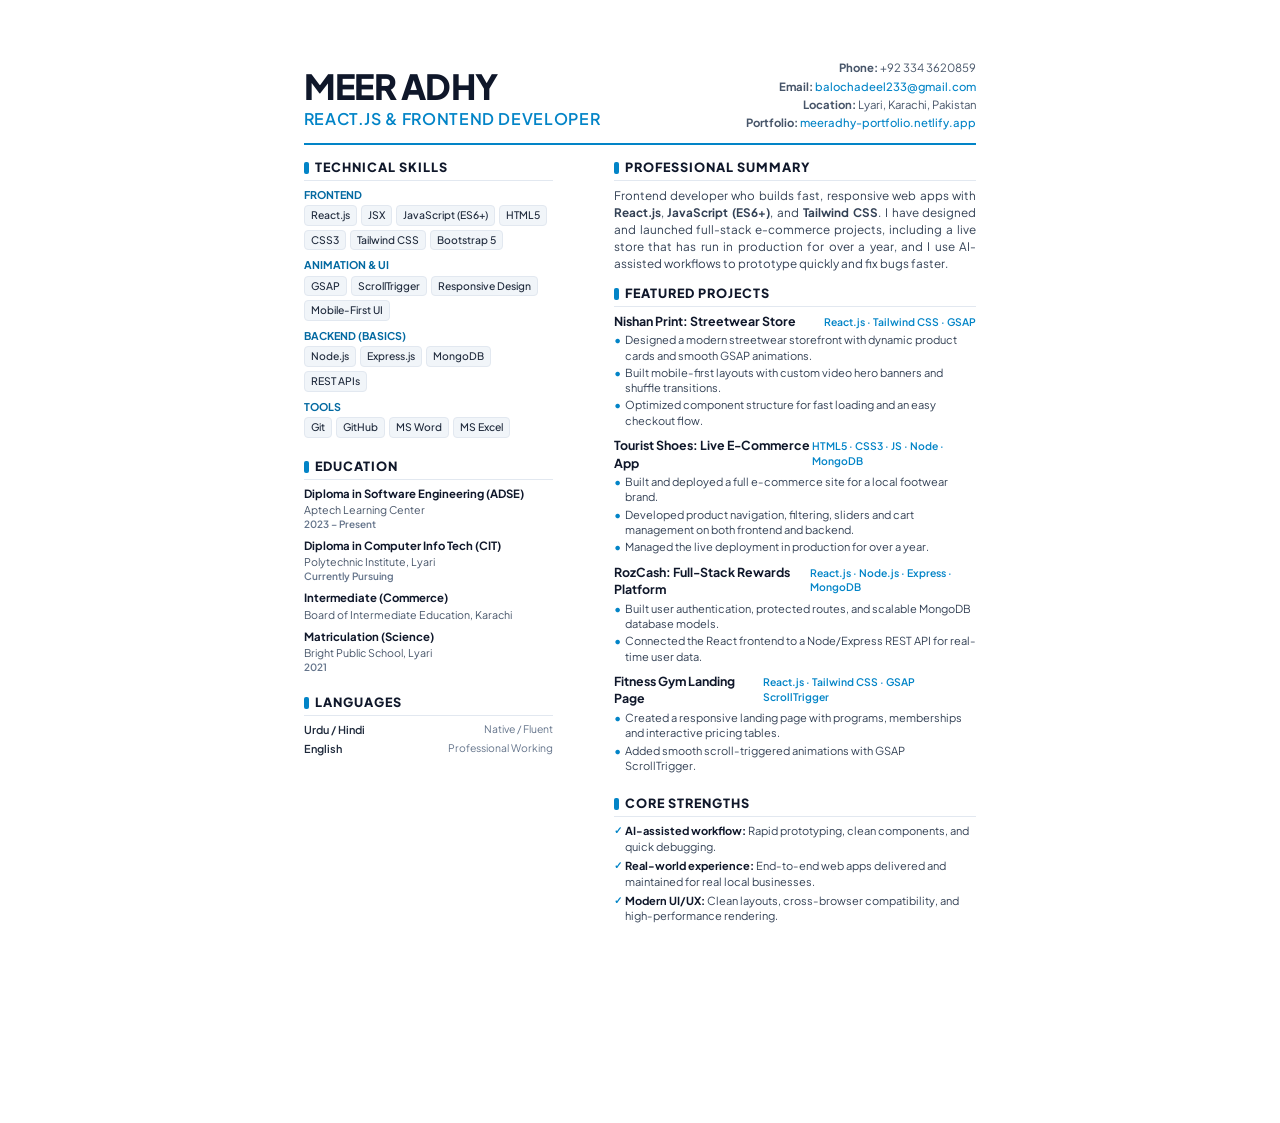
<file: resume_source.html>
<!DOCTYPE html>
<html lang="en">
<head>
  <meta charset="UTF-8">
  <meta name="viewport" content="width=device-width, initial-scale=1.0">
  <title>Meer Adhy - Resume</title>
  <style>
    @import url('https://fonts.googleapis.com/css2?family=Plus+Jakarta+Sans:wght@400;500;600;700;800&display=swap');

    @page {
      size: A4;
      margin: 0;
    }

    * {
      box-sizing: border-box;
      margin: 0;
      padding: 0;
    }

    body {
      font-family: 'Plus Jakarta Sans', -apple-system, BlinkMacSystemFont, 'Segoe UI', Roboto, Helvetica, Arial, sans-serif;
      color: #1e293b;
      background: #ffffff;
      -webkit-print-color-adjust: exact;
      print-color-adjust: exact;
      font-size: 10pt;
      line-height: 1.42;
    }

    .page {
      width: 210mm;
      min-height: 297mm;
      padding: 16mm 16mm;
      margin: 0 auto;
      background: #ffffff;
      display: flex;
      flex-direction: column;
      gap: 14px;
    }

    /* HEADER */
    .header {
      border-bottom: 2px solid #0284c7;
      padding-bottom: 12px;
      display: flex;
      justify-content: space-between;
      align-items: flex-end;
    }

    .name-title h1 {
      font-size: 26pt;
      font-weight: 800;
      letter-spacing: -0.02em;
      color: #0f172a;
      line-height: 1;
    }

    .name-title h2 {
      font-size: 12pt;
      font-weight: 600;
      color: #0284c7;
      margin-top: 4px;
      letter-spacing: 0.04em;
      text-transform: uppercase;
    }

    .contact-grid {
      display: grid;
      grid-template-columns: 1fr;
      text-align: right;
      gap: 2px;
      font-size: 8.5pt;
      color: #475569;
    }

    .contact-grid a {
      color: #0284c7;
      text-decoration: none;
      font-weight: 500;
    }

    /* TWO COLUMN LAYOUT */
    .content {
      display: grid;
      grid-template-columns: 66mm 1fr;
      gap: 16mm;
    }

    /* LEFT SIDEBAR */
    .sidebar {
      display: flex;
      flex-direction: column;
      gap: 13px;
    }

    /* RIGHT MAIN */
    .main {
      display: flex;
      flex-direction: column;
      gap: 13px;
    }

    .section-title {
      font-size: 9.5pt;
      font-weight: 800;
      text-transform: uppercase;
      letter-spacing: 0.08em;
      color: #0f172a;
      border-bottom: 1.5px solid #e2e8f0;
      padding-bottom: 3px;
      margin-bottom: 6px;
      display: flex;
      align-items: center;
      gap: 6px;
    }

    .section-title::before {
      content: "";
      display: inline-block;
      width: 5px;
      height: 12px;
      background: #0284c7;
      border-radius: 2px;
    }

    /* SUMMARY */
    .summary-text {
      font-size: 8.8pt;
      color: #334155;
      line-height: 1.45;
      text-align: justify;
    }

    /* SKILLS */
    .skill-group {
      margin-bottom: 7px;
    }

    .skill-group-title {
      font-size: 8pt;
      font-weight: 700;
      color: #0369a1;
      text-transform: uppercase;
      margin-bottom: 3px;
    }

    .skill-tags {
      display: flex;
      flex-wrap: wrap;
      gap: 4px;
    }

    .skill-tag {
      font-size: 7.8pt;
      background: #f1f5f9;
      color: #1e293b;
      padding: 2px 6px;
      border-radius: 4px;
      font-weight: 500;
      border: 1px solid #e2e8f0;
    }

    /* EDUCATION */
    .edu-item {
      margin-bottom: 7px;
    }

    .edu-degree {
      font-size: 8.5pt;
      font-weight: 700;
      color: #0f172a;
    }

    .edu-school {
      font-size: 8pt;
      color: #475569;
    }

    .edu-year {
      font-size: 7.5pt;
      color: #64748b;
      font-weight: 600;
    }

    /* LANGUAGES */
    .lang-item {
      display: flex;
      justify-content: space-between;
      font-size: 8.2pt;
      margin-bottom: 3px;
    }

    .lang-name {
      font-weight: 600;
      color: #1e293b;
    }

    .lang-level {
      color: #64748b;
      font-size: 7.8pt;
    }

    /* PROJECTS */
    .project-item {
      margin-bottom: 9px;
    }

    .project-header {
      display: flex;
      justify-content: space-between;
      align-items: baseline;
      margin-bottom: 2px;
    }

    .project-title {
      font-size: 9.3pt;
      font-weight: 700;
      color: #0f172a;
    }

    .project-tech {
      font-size: 7.8pt;
      color: #0284c7;
      font-weight: 600;
    }

    .project-bullets {
      list-style-type: none;
      padding-left: 0;
    }

    .project-bullets li {
      font-size: 8.3pt;
      color: #334155;
      line-height: 1.38;
      position: relative;
      padding-left: 11px;
      margin-bottom: 2px;
    }

    .project-bullets li::before {
      content: "•";
      position: absolute;
      left: 0;
      color: #0284c7;
      font-weight: bold;
    }

    /* STRENGTHS */
    .strengths-list {
      list-style: none;
    }

    .strengths-list li {
      font-size: 8.3pt;
      color: #334155;
      line-height: 1.4;
      position: relative;
      padding-left: 11px;
      margin-bottom: 4px;
    }

    .strengths-list li::before {
      content: "✓";
      position: absolute;
      left: 0;
      color: #0284c7;
      font-weight: bold;
      font-size: 7.5pt;
    }

    .strengths-list strong {
      color: #0f172a;
    }
  </style>
</head>
<body>
  <div class="page">
    <!-- HEADER -->
    <header class="header">
      <div class="name-title">
        <h1>MEER ADHY</h1>
        <h2>React.js &amp; Frontend Developer</h2>
      </div>
      <div class="contact-grid">
        <div><strong>Phone:</strong> +92 334 3620859</div>
        <div><strong>Email:</strong> <a href="mailto:balochadeel233@gmail.com">balochadeel233@gmail.com</a></div>
        <div><strong>Location:</strong> Lyari, Karachi, Pakistan</div>
        <div><strong>Portfolio:</strong> <a href="https://meeradhy-portfolio.netlify.app" target="_blank">meeradhy-portfolio.netlify.app</a></div>
      </div>
    </header>

    <!-- CONTENT -->
    <div class="content">
      <!-- SIDEBAR -->
      <aside class="sidebar">
        <!-- SKILLS -->
        <section>
          <h3 class="section-title">Technical Skills</h3>
          
          <div class="skill-group">
            <div class="skill-group-title">Frontend</div>
            <div class="skill-tags">
              <span class="skill-tag">React.js</span>
              <span class="skill-tag">JSX</span>
              <span class="skill-tag">JavaScript (ES6+)</span>
              <span class="skill-tag">HTML5</span>
              <span class="skill-tag">CSS3</span>
              <span class="skill-tag">Tailwind CSS</span>
              <span class="skill-tag">Bootstrap 5</span>
            </div>
          </div>

          <div class="skill-group">
            <div class="skill-group-title">Animation &amp; UI</div>
            <div class="skill-tags">
              <span class="skill-tag">GSAP</span>
              <span class="skill-tag">ScrollTrigger</span>
              <span class="skill-tag">Responsive Design</span>
              <span class="skill-tag">Mobile-First UI</span>
            </div>
          </div>

          <div class="skill-group">
            <div class="skill-group-title">Backend (Basics)</div>
            <div class="skill-tags">
              <span class="skill-tag">Node.js</span>
              <span class="skill-tag">Express.js</span>
              <span class="skill-tag">MongoDB</span>
              <span class="skill-tag">REST APIs</span>
            </div>
          </div>

          <div class="skill-group">
            <div class="skill-group-title">Tools</div>
            <div class="skill-tags">
              <span class="skill-tag">Git</span>
              <span class="skill-tag">GitHub</span>
              <span class="skill-tag">MS Word</span>
              <span class="skill-tag">MS Excel</span>
            </div>
          </div>
        </section>

        <!-- EDUCATION -->
        <section>
          <h3 class="section-title">Education</h3>
          
          <div class="edu-item">
            <div class="edu-degree">Diploma in Software Engineering (ADSE)</div>
            <div class="edu-school">Aptech Learning Center</div>
            <div class="edu-year">2023 – Present</div>
          </div>

          <div class="edu-item">
            <div class="edu-degree">Diploma in Computer Info Tech (CIT)</div>
            <div class="edu-school">Polytechnic Institute, Lyari</div>
            <div class="edu-year">Currently Pursuing</div>
          </div>

          <div class="edu-item">
            <div class="edu-degree">Intermediate (Commerce)</div>
            <div class="edu-school">Board of Intermediate Education, Karachi</div>
          </div>

          <div class="edu-item">
            <div class="edu-degree">Matriculation (Science)</div>
            <div class="edu-school">Bright Public School, Lyari</div>
            <div class="edu-year">2021</div>
          </div>
        </section>

        <!-- LANGUAGES -->
        <section>
          <h3 class="section-title">Languages</h3>
          <div class="lang-item">
            <span class="lang-name">Urdu / Hindi</span>
            <span class="lang-level">Native / Fluent</span>
          </div>
          <div class="lang-item">
            <span class="lang-name">English</span>
            <span class="lang-level">Professional Working</span>
          </div>
        </section>
      </aside>

      <!-- MAIN -->
      <main class="main">
        <!-- SUMMARY -->
        <section>
          <h3 class="section-title">Professional Summary</h3>
          <p class="summary-text">
            Frontend developer who builds fast, responsive web apps with <strong>React.js</strong>, <strong>JavaScript (ES6+)</strong>, and <strong>Tailwind CSS</strong>. I have designed and launched full-stack e-commerce projects, including a live store that has run in production for over a year, and I use AI-assisted workflows to prototype quickly and fix bugs faster.
          </p>
        </section>

        <!-- PROJECTS -->
        <section>
          <h3 class="section-title">Featured Projects</h3>

          <div class="project-item">
            <div class="project-header">
              <div class="project-title">Nishan Print: Streetwear Store</div>
              <div class="project-tech">React.js · Tailwind CSS · GSAP</div>
            </div>
            <ul class="project-bullets">
              <li>Designed a modern streetwear storefront with dynamic product cards and smooth GSAP animations.</li>
              <li>Built mobile-first layouts with custom video hero banners and shuffle transitions.</li>
              <li>Optimized component structure for fast loading and an easy checkout flow.</li>
            </ul>
          </div>

          <div class="project-item">
            <div class="project-header">
              <div class="project-title">Tourist Shoes: Live E-Commerce App</div>
              <div class="project-tech">HTML5 · CSS3 · JS · Node · MongoDB</div>
            </div>
            <ul class="project-bullets">
              <li>Built and deployed a full e-commerce site for a local footwear brand.</li>
              <li>Developed product navigation, filtering, sliders and cart management on both frontend and backend.</li>
              <li>Managed the live deployment in production for over a year.</li>
            </ul>
          </div>

          <div class="project-item">
            <div class="project-header">
              <div class="project-title">RozCash: Full-Stack Rewards Platform</div>
              <div class="project-tech">React.js · Node.js · Express · MongoDB</div>
            </div>
            <ul class="project-bullets">
              <li>Built user authentication, protected routes, and scalable MongoDB database models.</li>
              <li>Connected the React frontend to a Node/Express REST API for real-time user data.</li>
            </ul>
          </div>

          <div class="project-item">
            <div class="project-header">
              <div class="project-title">Fitness Gym Landing Page</div>
              <div class="project-tech">React.js · Tailwind CSS · GSAP ScrollTrigger</div>
            </div>
            <ul class="project-bullets">
              <li>Created a responsive landing page with programs, memberships and interactive pricing tables.</li>
              <li>Added smooth scroll-triggered animations with GSAP ScrollTrigger.</li>
            </ul>
          </div>
        </section>

        <!-- STRENGTHS -->
        <section>
          <h3 class="section-title">Core Strengths</h3>
          <ul class="strengths-list">
            <li><strong>AI-assisted workflow:</strong> Rapid prototyping, clean components, and quick debugging.</li>
            <li><strong>Real-world experience:</strong> End-to-end web apps delivered and maintained for real local businesses.</li>
            <li><strong>Modern UI/UX:</strong> Clean layouts, cross-browser compatibility, and high-performance rendering.</li>
          </ul>
        </section>
      </main>
    </div>
  </div>
</body>
</html>
</file>
